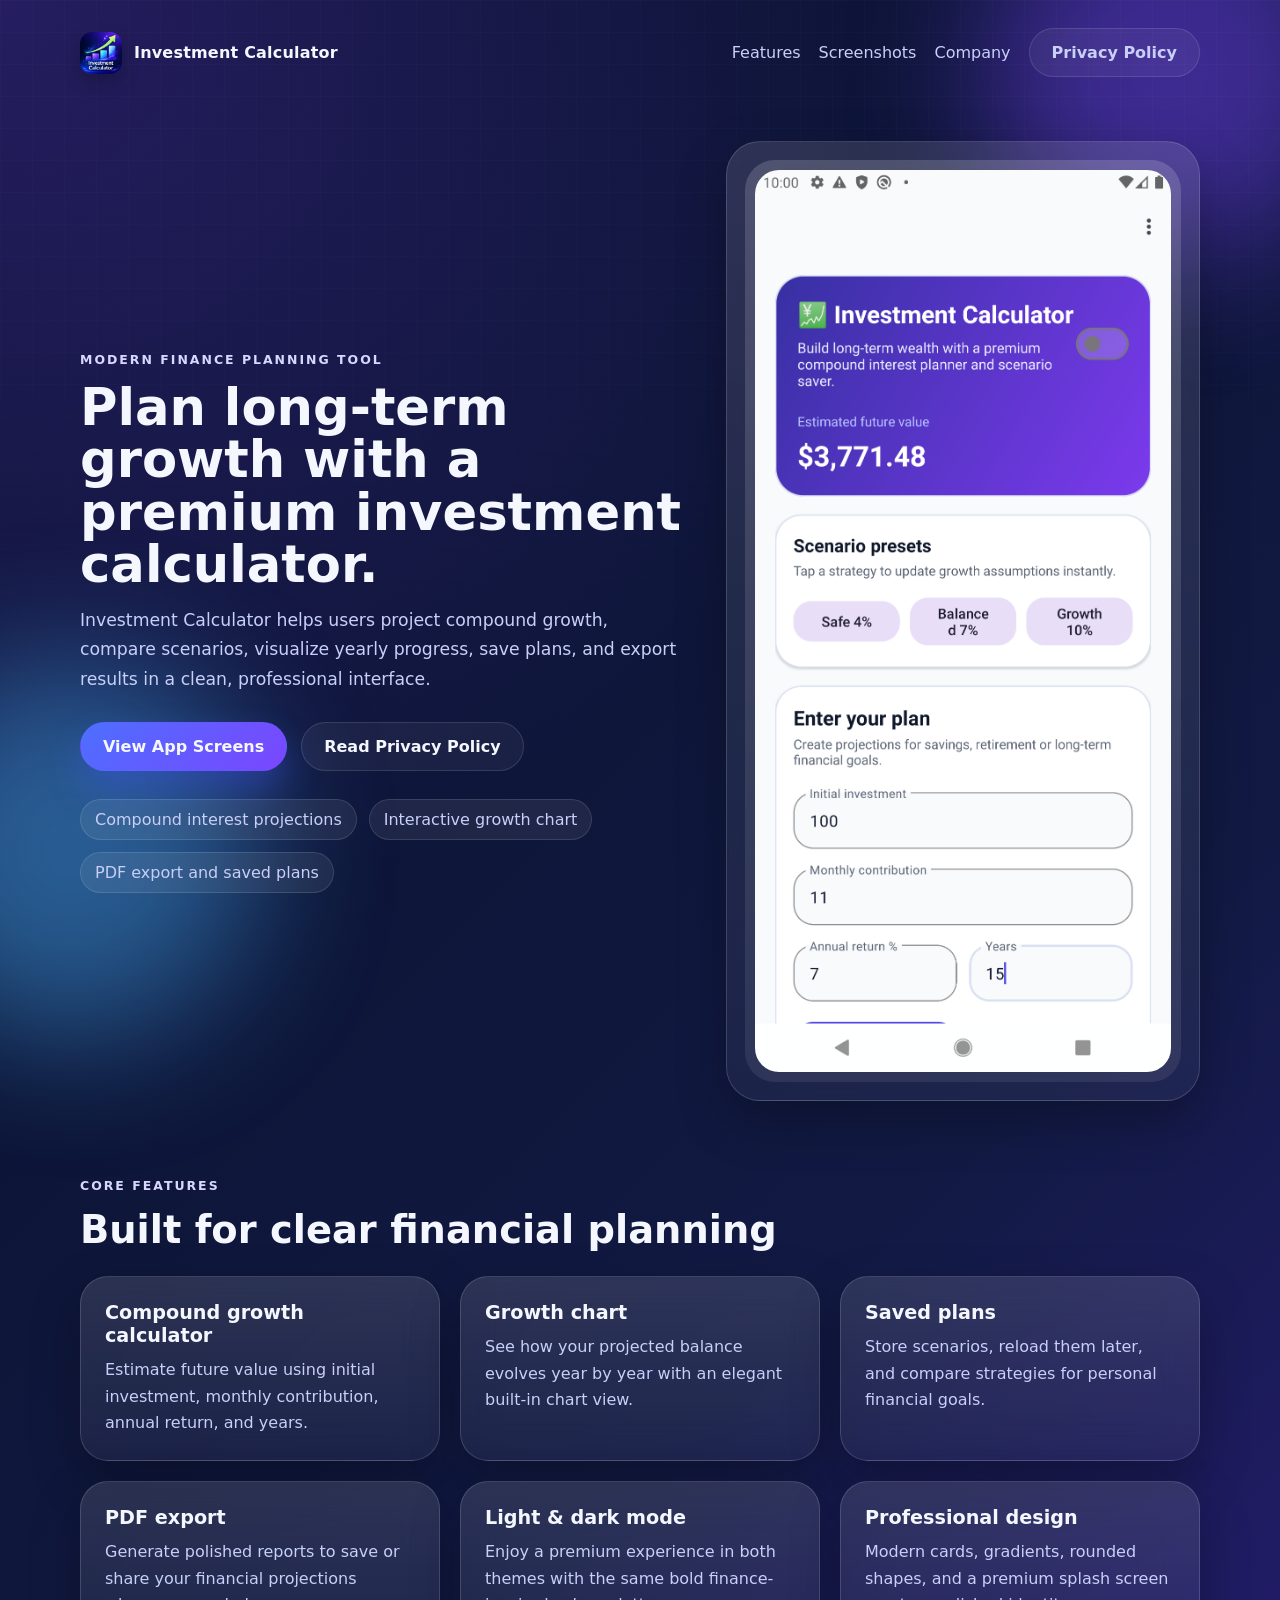
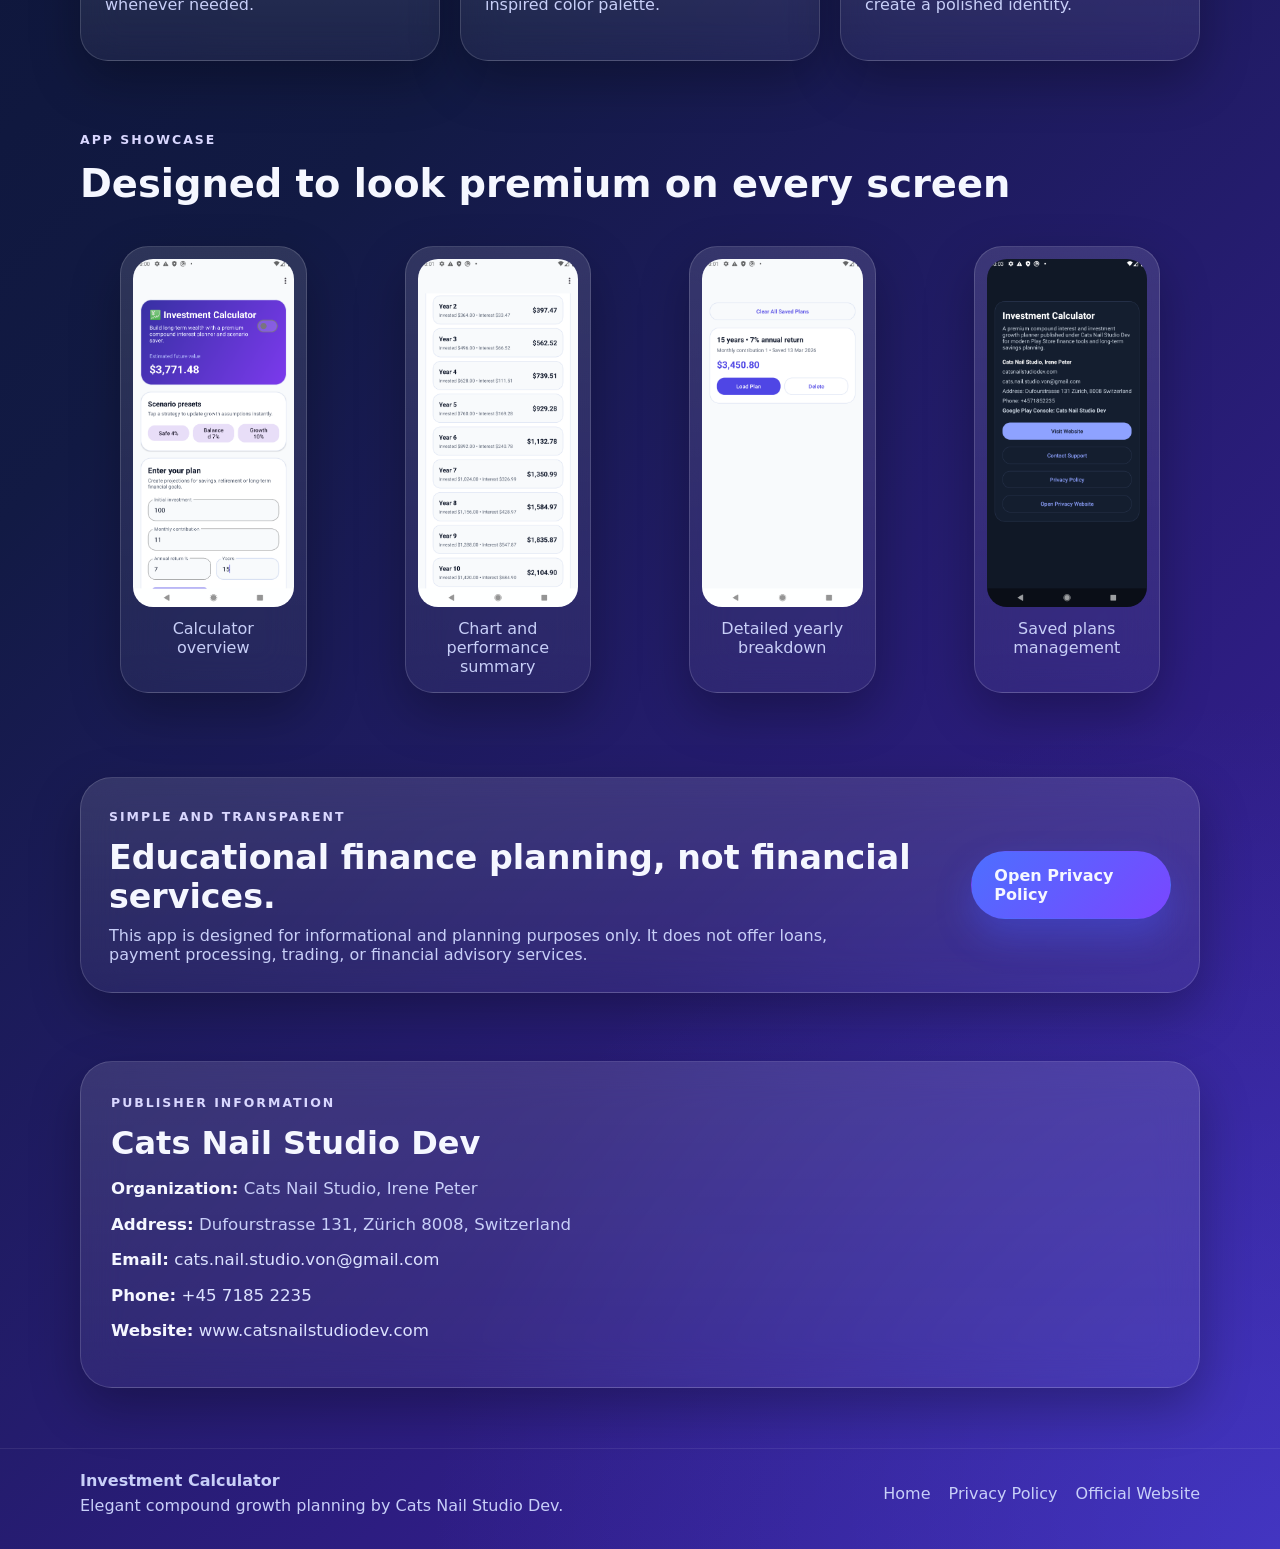
<file: index.html>
<!doctype html>
<html lang="en">
<head>
  <meta charset="UTF-8" />
  <meta name="viewport" content="width=device-width, initial-scale=1.0" />
  <title>Investment Calculator | Cats Nail Studio Dev</title>
  <meta name="description" content="A modern investment calculator with compound growth projections, charts, PDF export, and saved plans." />
  <link rel="icon" type="image/png" href="assets/icon512.png" />
  <link rel="stylesheet" href="style.css" />
</head>
<body>
  <div class="bg-orb orb-1"></div>
  <div class="bg-orb orb-2"></div>
  <div class="bg-grid"></div>

  <header class="site-header">
    <div class="container nav">
      <a class="brand" href="index.html">
        <img src="assets/icon512.png" alt="Investment Calculator icon" />
        <span>Investment Calculator</span>
      </a>
      <nav>
        <a href="#features">Features</a>
        <a href="#screenshots">Screenshots</a>
        <a href="#company">Company</a>
        <a class="btn btn-outline" href="privacy.html">Privacy Policy</a>
      </nav>
    </div>
  </header>

  <main>
    <section class="hero container">
      <div class="hero-copy">
        <span class="eyebrow">Modern finance planning tool</span>
        <h1>Plan long-term growth with a premium investment calculator.</h1>
        <p>
          Investment Calculator helps users project compound growth, compare scenarios,
          visualize yearly progress, save plans, and export results in a clean, professional interface.
        </p>
        <div class="hero-actions">
          <a class="btn btn-primary" href="#screenshots">View App Screens</a>
          <a class="btn btn-outline" href="privacy.html">Read Privacy Policy</a>
        </div>
        <ul class="hero-points">
          <li>Compound interest projections</li>
          <li>Interactive growth chart</li>
          <li>PDF export and saved plans</li>
        </ul>
      </div>
      <div class="hero-card glass">
        <div class="phone-frame">
          <img src="assets/shot1.png" alt="Investment Calculator screenshot" />
        </div>
      </div>
    </section>

    <section id="features" class="section container">
      <div class="section-heading">
        <span class="eyebrow">Core features</span>
        <h2>Built for clear financial planning</h2>
      </div>
      <div class="feature-grid">
        <article class="glass card">
          <h3>Compound growth calculator</h3>
          <p>Estimate future value using initial investment, monthly contribution, annual return, and years.</p>
        </article>
        <article class="glass card">
          <h3>Growth chart</h3>
          <p>See how your projected balance evolves year by year with an elegant built-in chart view.</p>
        </article>
        <article class="glass card">
          <h3>Saved plans</h3>
          <p>Store scenarios, reload them later, and compare strategies for personal financial goals.</p>
        </article>
        <article class="glass card">
          <h3>PDF export</h3>
          <p>Generate polished reports to save or share your financial projections whenever needed.</p>
        </article>
        <article class="glass card">
          <h3>Light & dark mode</h3>
          <p>Enjoy a premium experience in both themes with the same bold finance-inspired color palette.</p>
        </article>
        <article class="glass card">
          <h3>Professional design</h3>
          <p>Modern cards, gradients, rounded shapes, and a premium splash screen create a polished identity.</p>
        </article>
      </div>
    </section>

    <section id="screenshots" class="section container">
      <div class="section-heading">
        <span class="eyebrow">App showcase</span>
        <h2>Designed to look premium on every screen</h2>
      </div>
      <div class="screens-grid">
        <figure class="screen glass"><img src="assets/shot1.png" alt="Calculator screen" /><figcaption>Calculator overview</figcaption></figure>
        <figure class="screen glass"><img src="assets/shot2.png" alt="Growth chart screen" /><figcaption>Chart and performance summary</figcaption></figure>
        <figure class="screen glass"><img src="assets/shot3.png" alt="Yearly breakdown screen" /><figcaption>Detailed yearly breakdown</figcaption></figure>
        <figure class="screen glass"><img src="assets/shot4.png" alt="Saved plans screen" /><figcaption>Saved plans management</figcaption></figure>
      </div>
    </section>

    <section class="section container">
      <div class="cta-panel glass">
        <div>
          <span class="eyebrow">Simple and transparent</span>
          <h2>Educational finance planning, not financial services.</h2>
          <p>
            This app is designed for informational and planning purposes only. It does not offer loans,
            payment processing, trading, or financial advisory services.
          </p>
        </div>
        <a class="btn btn-primary" href="privacy.html">Open Privacy Policy</a>
      </div>
    </section>

    <section id="company" class="section container company-wrap">
      <div class="company-card glass">
        <span class="eyebrow">Publisher information</span>
        <h2>Cats Nail Studio Dev</h2>
        <p class="company-line"><strong>Organization:</strong> Cats Nail Studio, Irene Peter</p>
        <p class="company-line"><strong>Address:</strong> Dufourstrasse 131, Zürich 8008, Switzerland</p>
        <p class="company-line"><strong>Email:</strong> <a href="mailto:cats.nail.studio.von@gmail.com">cats.nail.studio.von@gmail.com</a></p>
        <p class="company-line"><strong>Phone:</strong> <a href="tel:+4571852235">+45 7185 2235</a></p>
        <p class="company-line"><strong>Website:</strong> <a href="https://www.catsnailstudiodev.com/" target="_blank" rel="noopener">www.catsnailstudiodev.com</a></p>
      </div>
    </section>
  </main>

  <footer class="site-footer">
    <div class="container footer-inner">
      <div>
        <strong>Investment Calculator</strong>
        <p>Elegant compound growth planning by Cats Nail Studio Dev.</p>
      </div>
      <div class="footer-links">
        <a href="index.html">Home</a>
        <a href="privacy.html">Privacy Policy</a>
        <a href="https://www.catsnailstudiodev.com/" target="_blank" rel="noopener">Official Website</a>
      </div>
    </div>
  </footer>
</body>
</html>
</file>
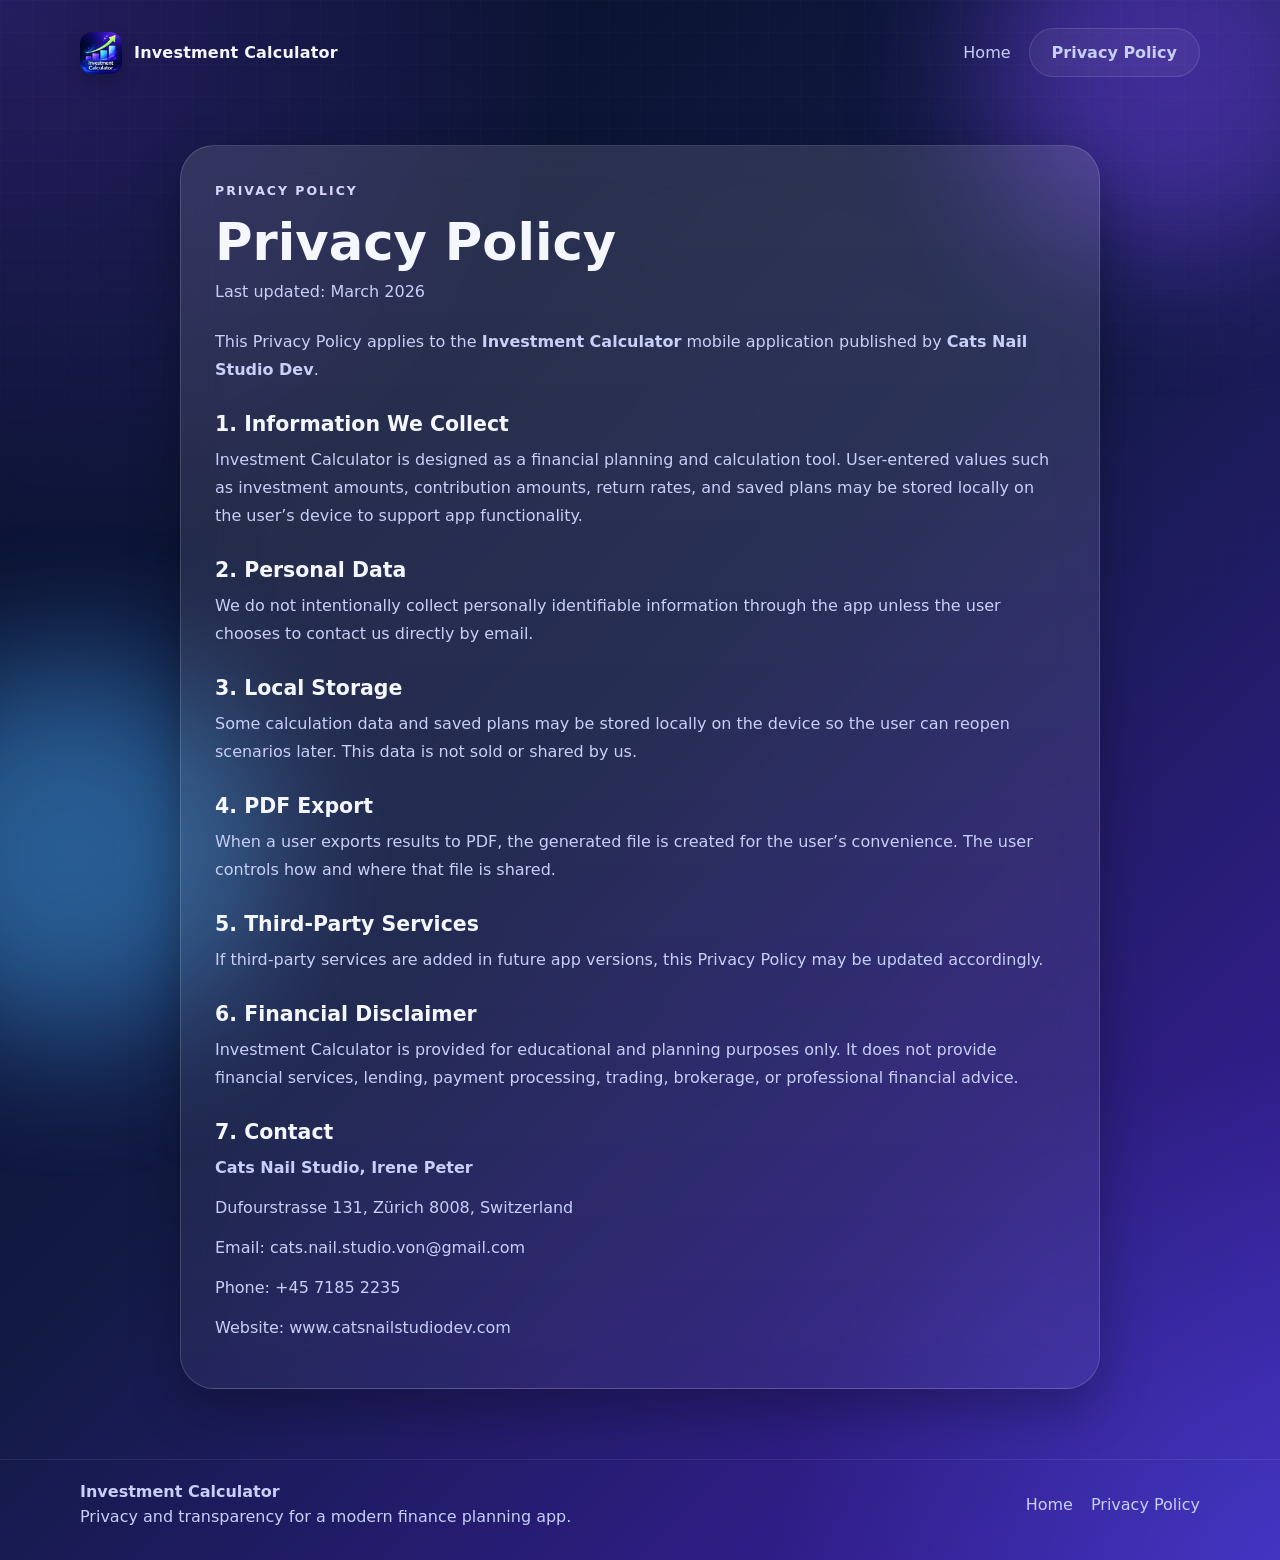
<file: privacy.html>
<!doctype html>
<html lang="en">
<head>
  <meta charset="UTF-8" />
  <meta name="viewport" content="width=device-width, initial-scale=1.0" />
  <title>Privacy Policy | Investment Calculator</title>
  <meta name="description" content="Privacy Policy for the Investment Calculator app published by Cats Nail Studio Dev." />
  <link rel="icon" type="image/png" href="assets/icon512.png" />
  <link rel="stylesheet" href="style.css" />
</head>
<body>
  <div class="bg-orb orb-1"></div>
  <div class="bg-orb orb-2"></div>
  <div class="bg-grid"></div>

  <header class="site-header">
    <div class="container nav">
      <a class="brand" href="index.html">
        <img src="assets/icon512.png" alt="Investment Calculator icon" />
        <span>Investment Calculator</span>
      </a>
      <nav>
        <a href="index.html">Home</a>
        <a class="btn btn-outline" href="privacy.html">Privacy Policy</a>
      </nav>
    </div>
  </header>

  <main class="container legal-page">
    <section class="glass legal-card">
      <span class="eyebrow">Privacy Policy</span>
      <h1>Privacy Policy</h1>
      <p class="updated">Last updated: March 2026</p>

      <p>
        This Privacy Policy applies to the <strong>Investment Calculator</strong> mobile application published by
        <strong>Cats Nail Studio Dev</strong>.
      </p>

      <h2>1. Information We Collect</h2>
      <p>
        Investment Calculator is designed as a financial planning and calculation tool. User-entered values such as investment amounts,
        contribution amounts, return rates, and saved plans may be stored locally on the user’s device to support app functionality.
      </p>

      <h2>2. Personal Data</h2>
      <p>
        We do not intentionally collect personally identifiable information through the app unless the user chooses to contact us directly by email.
      </p>

      <h2>3. Local Storage</h2>
      <p>
        Some calculation data and saved plans may be stored locally on the device so the user can reopen scenarios later. This data is not sold or shared by us.
      </p>

      <h2>4. PDF Export</h2>
      <p>
        When a user exports results to PDF, the generated file is created for the user’s convenience. The user controls how and where that file is shared.
      </p>

      <h2>5. Third-Party Services</h2>
      <p>
        If third-party services are added in future app versions, this Privacy Policy may be updated accordingly.
      </p>

      <h2>6. Financial Disclaimer</h2>
      <p>
        Investment Calculator is provided for educational and planning purposes only. It does not provide financial services, lending, payment processing,
        trading, brokerage, or professional financial advice.
      </p>

      <h2>7. Contact</h2>
      <p><strong>Cats Nail Studio, Irene Peter</strong></p>
      <p>Dufourstrasse 131, Zürich 8008, Switzerland</p>
      <p>Email: <a href="mailto:cats.nail.studio.von@gmail.com">cats.nail.studio.von@gmail.com</a></p>
      <p>Phone: <a href="tel:+4571852235">+45 7185 2235</a></p>
      <p>Website: <a href="https://www.catsnailstudiodev.com/" target="_blank" rel="noopener">www.catsnailstudiodev.com</a></p>
    </section>
  </main>

  <footer class="site-footer">
    <div class="container footer-inner">
      <div>
        <strong>Investment Calculator</strong>
        <p>Privacy and transparency for a modern finance planning app.</p>
      </div>
      <div class="footer-links">
        <a href="index.html">Home</a>
        <a href="privacy.html">Privacy Policy</a>
      </div>
    </div>
  </footer>
</body>
</html>
</file>
<file: style.css>
:root {
  --bg: #070f28;
  --bg-2: #0d1738;
  --surface: rgba(18, 27, 60, 0.68);
  --surface-2: rgba(140, 96, 255, 0.18);
  --text: #f5f7ff;
  --muted: #c8cff8;
  --line: rgba(255,255,255,0.12);
  --primary: #7a46ff;
  --primary-2: #4d6fff;
  --accent: #79e0ff;
  --success: #9fe96f;
  --shadow: 0 20px 50px rgba(0,0,0,0.28);
  --radius: 28px;
}

* { box-sizing: border-box; }
html { scroll-behavior: smooth; }
body {
  margin: 0;
  font-family: Inter, ui-sans-serif, system-ui, -apple-system, BlinkMacSystemFont, "Segoe UI", sans-serif;
  color: var(--text);
  background:
    radial-gradient(circle at top left, rgba(122,70,255,0.26), transparent 28%),
    radial-gradient(circle at bottom right, rgba(77,111,255,0.28), transparent 25%),
    linear-gradient(135deg, var(--bg), #121a44 48%, #3f1faa 100%);
  min-height: 100vh;
  position: relative;
  overflow-x: hidden;
}

a { color: inherit; text-decoration: none; }
img { max-width: 100%; display: block; }
.container { width: min(1120px, calc(100% - 32px)); margin: 0 auto; }

.bg-orb {
  position: fixed;
  width: 380px;
  height: 380px;
  border-radius: 50%;
  filter: blur(70px);
  pointer-events: none;
  z-index: 0;
  opacity: 0.45;
}
.orb-1 { background: #7a46ff; top: -120px; right: -80px; }
.orb-2 { background: #49b3ff; bottom: -140px; left: -120px; }
.bg-grid {
  position: fixed; inset: 0; z-index: 0; pointer-events: none;
  background-image: linear-gradient(rgba(255,255,255,0.04) 1px, transparent 1px), linear-gradient(90deg, rgba(255,255,255,0.04) 1px, transparent 1px);
  background-size: 32px 32px;
  mask-image: linear-gradient(to bottom, rgba(0,0,0,.45), rgba(0,0,0,0));
}

.site-header, .site-footer, main { position: relative; z-index: 1; }
.site-header { padding: 18px 0; }
.nav {
  display: flex; align-items: center; justify-content: space-between; gap: 20px;
  padding: 10px 0;
}
.brand {
  display: inline-flex; align-items: center; gap: 12px; font-weight: 800; letter-spacing: .2px;
}
.brand img { width: 42px; height: 42px; border-radius: 12px; box-shadow: 0 8px 18px rgba(0,0,0,.22); }
nav { display: flex; align-items: center; gap: 18px; flex-wrap: wrap; }
nav a { color: var(--muted); }
nav a:hover { color: var(--text); }

.btn {
  display: inline-flex; align-items: center; justify-content: center; gap: 10px;
  padding: 14px 22px; border-radius: 999px; font-weight: 700; transition: .25s ease;
  border: 1px solid transparent;
}
.btn:hover { transform: translateY(-1px); }
.btn-primary {
  background: linear-gradient(135deg, var(--primary-2), var(--primary));
  box-shadow: 0 18px 34px rgba(69, 89, 255, 0.35);
}
.btn-outline {
  border-color: var(--line); background: rgba(255,255,255,.05);
}

.eyebrow {
  display: inline-block;
  color: #d9d7ff;
  text-transform: uppercase;
  letter-spacing: .16em;
  font-size: .78rem;
  font-weight: 800;
  margin-bottom: 14px;
}

.hero {
  display: grid;
  grid-template-columns: 1.12fr .88fr;
  gap: 42px;
  align-items: center;
  padding: 36px 0 40px;
}
.hero h1 {
  margin: 0 0 16px;
  font-size: clamp(2.4rem, 4vw, 4.5rem);
  line-height: 1.02;
}
.hero p {
  margin: 0;
  color: var(--muted);
  font-size: 1.08rem;
  line-height: 1.7;
  max-width: 640px;
}
.hero-actions { display: flex; gap: 14px; flex-wrap: wrap; margin: 28px 0; }
.hero-points {
  list-style: none; padding: 0; margin: 0;
  display: flex; gap: 12px; flex-wrap: wrap;
}
.hero-points li {
  padding: 10px 14px; border-radius: 999px; background: rgba(255,255,255,.07); color: var(--muted); border: 1px solid var(--line);
}

.glass {
  background: linear-gradient(180deg, rgba(255,255,255,.12), rgba(255,255,255,.05));
  border: 1px solid rgba(255,255,255,.15);
  box-shadow: var(--shadow);
  backdrop-filter: blur(20px);
}
.hero-card {
  padding: 18px;
  border-radius: 34px;
}
.phone-frame {
  border-radius: 30px;
  overflow: hidden;
  background: linear-gradient(180deg, rgba(255,255,255,.16), rgba(255,255,255,.08));
  padding: 10px;
}
.phone-frame img { border-radius: 24px; }

.section { padding: 34px 0; }
.section-heading { margin-bottom: 24px; }
.section-heading h2 { font-size: clamp(2rem, 3vw, 3rem); margin: 0; }
.feature-grid {
  display: grid; grid-template-columns: repeat(3, minmax(0,1fr)); gap: 20px;
}
.card {
  padding: 24px;
  border-radius: 28px;
  min-height: 180px;
}
.card h3 { margin: 0 0 10px; font-size: 1.2rem; }
.card p { margin: 0; color: var(--muted); line-height: 1.65; }

.screens-grid {
  display: grid;
  grid-template-columns: repeat(4, minmax(0,1fr));
  gap: 18px;
}
.screen {
  padding: 12px;
  border-radius: 28px;
}
.screen img { border-radius: 20px; }
.screen figcaption { color: var(--muted); text-align: center; padding: 12px 6px 4px; }

.cta-panel {
  border-radius: 32px;
  padding: 28px;
  display: flex; justify-content: space-between; align-items: center; gap: 18px;
}
.cta-panel h2 { margin: 0 0 10px; font-size: clamp(1.8rem, 2.6vw, 2.6rem); }
.cta-panel p { margin: 0; color: var(--muted); max-width: 760px; }

.company-wrap { padding-bottom: 60px; }
.company-card {
  border-radius: 32px; padding: 30px;
}
.company-card h2 { margin: 0 0 12px; font-size: 2rem; }
.company-line { color: var(--muted); font-size: 1.04rem; }
.company-line strong { color: var(--text); }
.company-line a { color: #dce2ff; }

.legal-page { padding: 40px 0 70px; }
.legal-card {
  border-radius: 34px; padding: 34px; max-width: 920px; margin: 0 auto;
}
.legal-card h1 { margin: 0 0 6px; font-size: clamp(2.2rem, 4vw, 3.6rem); }
.legal-card h2 { margin-top: 28px; margin-bottom: 10px; font-size: 1.28rem; }
.legal-card p { color: var(--muted); line-height: 1.75; margin: 0 0 12px; }
.updated { color: #e9ddff; margin-bottom: 22px !important; }

.site-footer {
  border-top: 1px solid rgba(255,255,255,0.08);
  padding: 22px 0 34px;
  color: var(--muted);
}
.footer-inner {
  display: flex; justify-content: space-between; align-items: center; gap: 18px; flex-wrap: wrap;
}
.footer-inner p { margin: 6px 0 0; }
.footer-links { display: flex; gap: 18px; flex-wrap: wrap; }

@media (max-width: 980px) {
  .hero, .feature-grid, .screens-grid { grid-template-columns: 1fr 1fr; }
  .hero { gap: 28px; }
  .cta-panel { flex-direction: column; align-items: flex-start; }
}

@media (max-width: 720px) {
  .nav { flex-direction: column; align-items: flex-start; }
  nav { width: 100%; }
  .hero, .feature-grid, .screens-grid { grid-template-columns: 1fr; }
  .hero { padding-top: 16px; }
  .hero h1 { font-size: 2.3rem; }
  .card { min-height: auto; }
  .legal-card, .company-card, .cta-panel, .hero-card { padding: 20px; }
}
</file>
